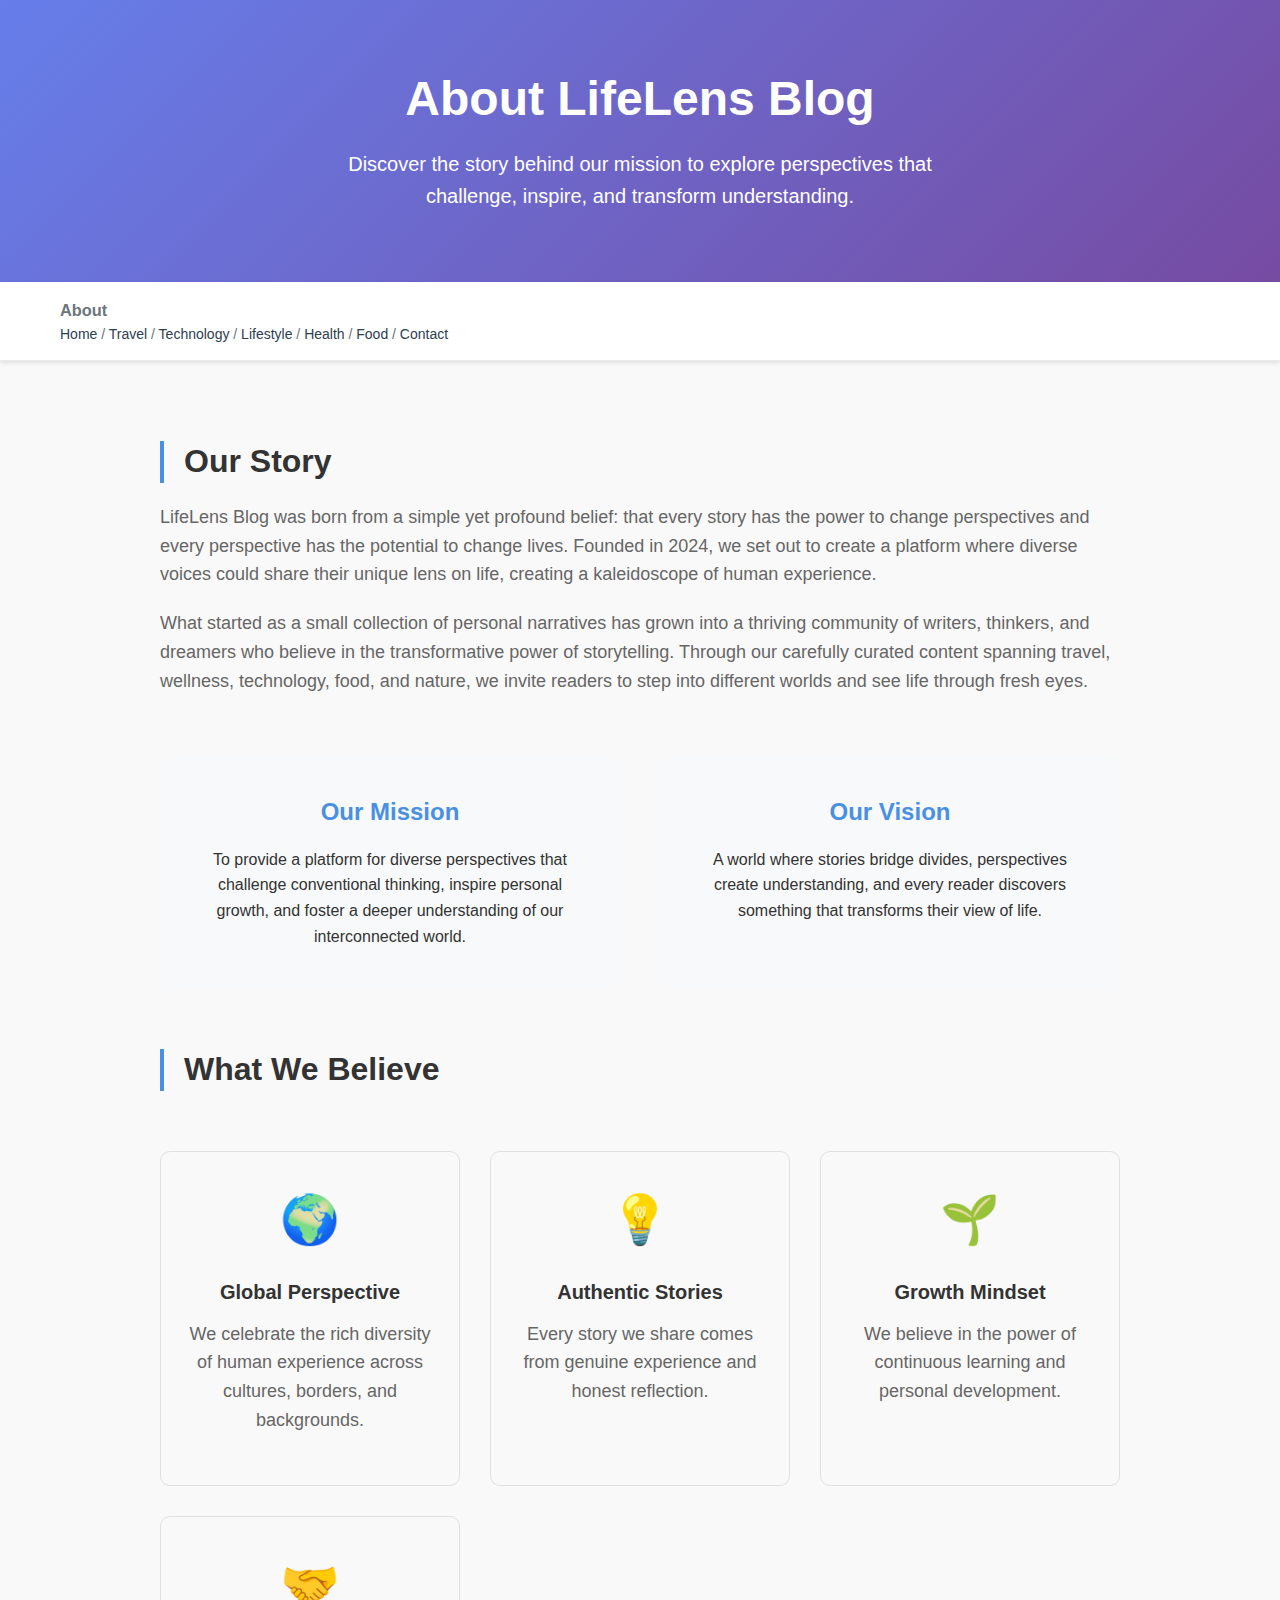
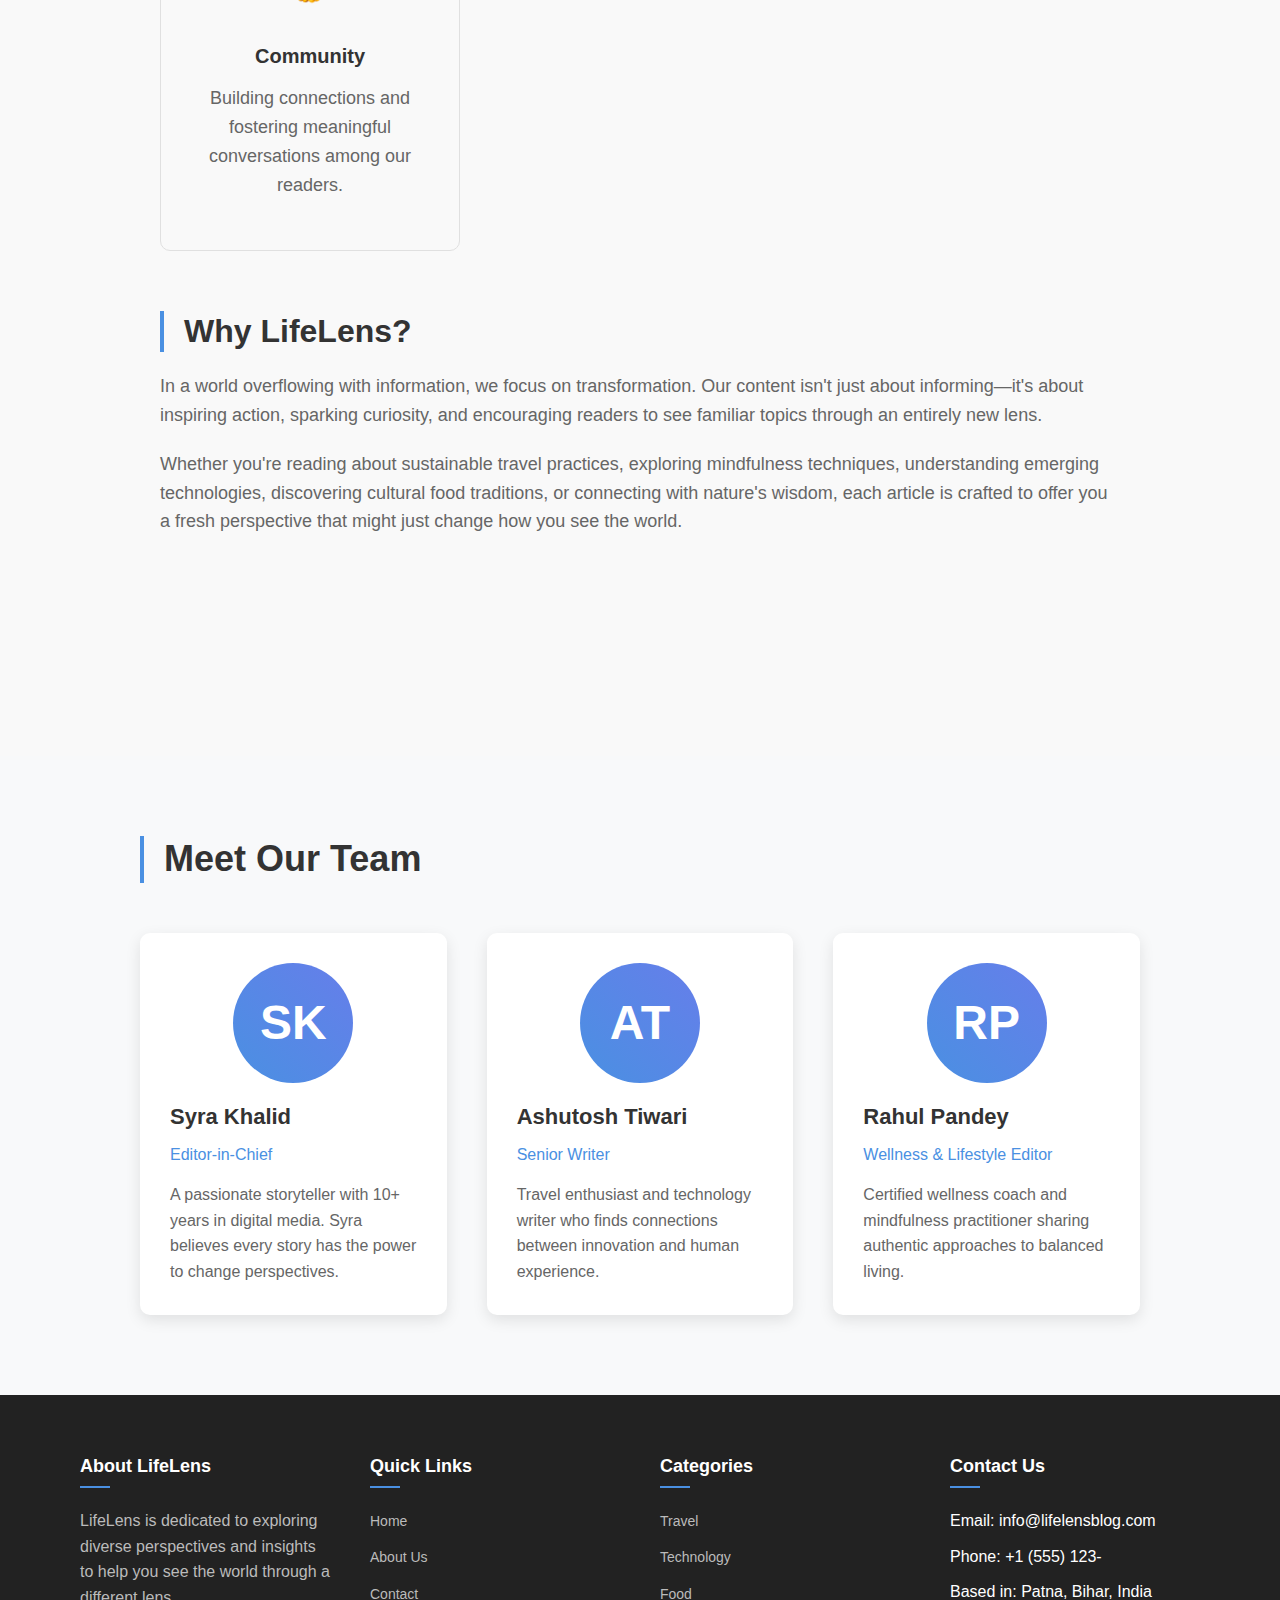
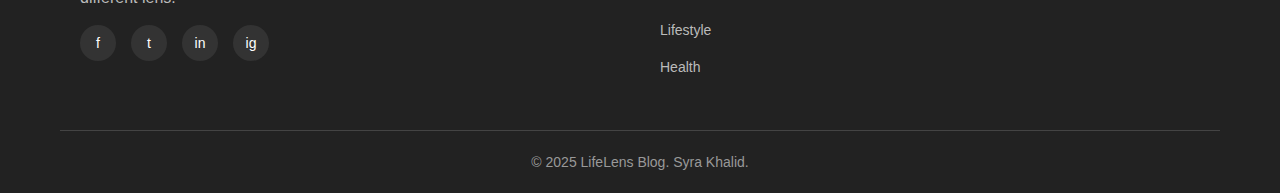
<file: about.html>
<!DOCTYPE html>
<html lang="en">
<head>
  <meta charset="UTF-8" />
  <meta name="viewport" content="width=device-width, initial-scale=1.0">
  <title>About</title>
  <link rel="stylesheet" href="style.css" />
  
  <style>
        * {
    margin: 0;
    padding: 0;
    box-sizing: border-box;
}

body {
    font-family: 'Gill Sans', 'Gill Sans MT', Calibri, 'Trebuchet MS', sans-serif;
    line-height: 1.6;
    color: #333;
    overflow-x: hidden;
}

.container {
    max-width: 1200px;
    margin: 0 auto;
    padding: 0 20px;
}

.header-container {
    width: 100%;
    background-color: #ffffff;
    box-shadow: 0 2px 10px rgba(0, 0, 0, 0.1);
    position: relative;
}

.header {
    display: flex;
    justify-content: space-between;
    align-items: center;
    max-width: 1200px;
    margin: 0 auto;
    padding: 15px 20px;
    width: 100%;
}

.logo {
    display: flex;
    align-items: center;
    flex-shrink: 0;
}

.logo-text {
    font-size: 28px;
    font-weight: 700;
    color: #333;
    margin: 0;
    text-decoration: none;
    white-space: nowrap;
}

.logo-highlight {
    color: #4a90e2;
}

.nav-menu {
    display: flex;
    list-style: none;
    margin: 0;
    padding: 0;
}

.nav-item {
    margin-left: 25px;
}

.nav-link {
    text-decoration: none;
    color: #333;
    font-weight: 500;
    font-size: 16px;
    transition: color 0.3s;
    padding: 10px 0;
    display: block;
}

.nav-link:hover {
    color: #4a90e2;
}

.nav-link.active {
    color: #4a90e2;
    border-bottom: 2px solid #4a90e2;
}

.mobile-menu-button {
    display: none;
    background: none;
    border: none;
    font-size: 24px;
    cursor: pointer;
    color: #333;
    padding: 5px;
    z-index: 1000;
}

.page-hero {
    background: linear-gradient(135deg, #667eea 0%, #764ba2 100%);
    color: white;
    text-align: center;
    padding: 70px 20px;
    width: 100%;
}

.page-hero h1 {
    font-size: 48px;
    margin-bottom: 20px;
    font-weight: 700;
    line-height: 1.2;
}

.page-hero p {
    font-size: 20px;
    max-width: 600px;
    margin: 0 auto;
    line-height: 1.6;
}

/* Simple Breadcrumb */
.breadcrumb {
    background: white;
    padding: 15px 0;
    border-bottom: 1px solid #e9ecef;
    box-shadow: 0 2px 4px rgba(0,0,0,0.1);
}

.breadcrumb-nav {
    font-size: 14px;
    color: #6c757d;
}

.breadcrumb-nav a {
    color: #2c3e50;
    text-decoration: none;
    transition: color 0.3s ease;
}

.breadcrumb-nav a:hover {
    color: #3498db;
    text-decoration: underline;
}

.main-content {
    max-width: 1000px;
    margin: 0 auto;
    padding: 80px 20px;
    width: 100%;
}

.content-section {
    margin-bottom: 60px;
    width: 100%;
}

.content-section h2 {
    font-size: 32px;
    color: #333;
    margin-bottom: 20px;
    border-left: 4px solid #4a90e2;
    padding-left: 20px;
    line-height: 1.3;
}

.content-section p {
    font-size: 18px;
    margin-bottom: 20px;
    color: #666;
    line-height: 1.6;
}

.mission-vision {
    display: grid;
    grid-template-columns: repeat(auto-fit, minmax(280px, 1fr));
    gap: 40px;
    margin: 60px 0;
    width: 100%;
}

.mission, .vision {
    background: #f8f9fa;
    padding: 40px;
    border-radius: 10px;
    text-align: center;
    width: 100%;
}

.mission h3, .vision h3 {
    font-size: 24px;
    color: #4a90e2;
    margin-bottom: 20px;
    line-height: 1.3;
}

.values-grid {
    display: grid;
    grid-template-columns: repeat(auto-fit, minmax(250px, 1fr));
    gap: 30px;
    margin: 60px 0;
    width: 100%;
}

.value-card {
    text-align: center;
    padding: 30px 20px;
    border: 1px solid #e0e0e0;
    border-radius: 10px;
    transition: transform 0.3s ease;
    width: 100%;
}

.value-card:hover {
    transform: translateY(-5px);
    box-shadow: 0 10px 25px rgba(0, 0, 0, 0.1);
}

.value-icon {
    font-size: 48px;
    margin-bottom: 20px;
    color: #4a90e2;
}

.value-card h4 {
    font-size: 20px;
    margin-bottom: 15px;
    color: #333;
    line-height: 1.3;
}

.team-section {
    background: #f8f9fa;
    padding: 80px 20px;
    margin-top: 80px;
    width: 100%;
}

.team-container {
    max-width: 1000px;
    margin: 0 auto;
    text-align: left;
    width: 100%;
}

.team-container h2 {
    font-size: 36px;
    margin-bottom: 50px;
    color: #333;
    border-left: 4px solid #4a90e2;
    padding-left: 20px;
    line-height: 1.3;
}

.team-grid {
    display: grid;
    grid-template-columns: repeat(auto-fit, minmax(280px, 1fr));
    gap: 40px;
    width: 100%;
}

.team-member {
    background: white;
    padding: 30px;
    border-radius: 10px;
    box-shadow: 0 5px 15px rgba(0, 0, 0, 0.1);
    width: 100%;
}

.member-avatar {
    width: 120px;
    height: 120px;
    border-radius: 50%;
    background: linear-gradient(45deg, #4a90e2, #667eea);
    display: flex;
    align-items: center;
    justify-content: center;
    margin: 0 auto 20px;
    font-size: 48px;
    color: white;
    font-weight: bold;
    flex-shrink: 0;
    object-fit: cover;
}

.member-name {
    font-size: 22px;
    font-weight: 600;
    margin-bottom: 10px;
    color: #333;
    line-height: 1.3;
}

.member-role {
    color: #4a90e2;
    font-weight: 500;
    margin-bottom: 15px;
    font-size: 16px;
}

.member-bio {
    color: #666;
    font-size: 16px;
    line-height: 1.6;
}

/* Footer */
.footer {
    background-color: #222;
    color: #fff;
    padding: 60px 0 20px;
    width: 100%;
}

.footer-container {
    display: grid;
    grid-template-columns: repeat(4, 1fr);
    gap: 40px;
    margin-bottom: 40px;
    max-width: 1200px;
    margin-left: auto;
    margin-right: auto;
    padding: 0 20px;
    width: 100%;
}

.footer-column {
    width: 100%;
}

.footer-column h3 {
    font-size: 18px;
    margin-bottom: 20px;
    position: relative;
    padding-bottom: 10px;
    line-height: 1.3;
}

.footer-column h3:after {
    content: '';
    position: absolute;
    left: 0;
    bottom: 0;
    width: 30px;
    height: 2px;
    background: #4a90e2;
}

.footer-links {
    list-style: none;
    padding: 0;
    margin: 0;
    width: 100%;
}

.footer-links li {
    margin-bottom: 10px;
    width: 100%;
}

.footer-links a {
    color: #bbb;
    text-decoration: none;
    transition: color 0.3s;
    font-size: 14px;
    display: block;
    padding: 2px 0;
}

.footer-links a:hover {
    color: #4a90e2;
}

.social-links {
    display: flex;
    gap: 15px;
    margin-top: 15px;
    flex-wrap: wrap;
}

.social-link {
    display: flex;
    width: 36px;
    height: 36px;
    background: #333;
    border-radius: 50%;
    align-items: center;
    justify-content: center;
    color: white;
    text-decoration: none;
    transition: background 0.3s;
    font-size: 14px;
    flex-shrink: 0;
}

.social-link:hover {
    background: #4a90e2;
}

.footer-bottom {
    text-align: center;
    padding-top: 20px;
    border-top: 1px solid #444;
    color: #999;
    font-size: 14px;
    max-width: 1200px;
    margin: 0 auto;
    padding-left: 20px;
    padding-right: 20px;
    width: 100%;
}

/* Large desktops and laptops (up to 1200px) */
@media (max-width: 1200px) {
    .container {
        padding: 0 15px;
    }
    
    .header {
        padding: 15px;
    }
    
    .main-content {
        padding: 60px 15px;
    }
    
    .team-section {
        padding: 60px 15px;
    }
    
    .footer-container {
        padding: 0 15px;
    }
    
    .footer-bottom {
        padding-left: 15px;
        padding-right: 15px;
    }
}

/* Small laptops/desktops (up to 1024px) */
@media (max-width: 1024px) {
    .logo-text {
        font-size: 24px;
    }
    
    .page-hero h1 {
        font-size: 40px;
    }
    
    .page-hero p {
        font-size: 18px;
    }
    
    .content-section h2 {
        font-size: 28px;
    }
    
    .team-container h2 {
        font-size: 32px;
    }
    
    .mission-vision {
        gap: 30px;
        margin: 50px 0;
    }
    
    .values-grid {
        gap: 25px;
        margin: 50px 0;
    }
    
    .team-grid {
        gap: 30px;
    }
    
    .footer-container {
        grid-template-columns: repeat(2, 1fr);
        gap: 30px;
    }
}

/* Medium devices (tablets, up to 768px) */
@media (max-width: 768px) {
    .header {
        flex-wrap: wrap;
        position: relative;
        padding: 10px 15px;
    }
    
    .mobile-menu-button {
        display: block;
        order: 2;
    }
    
    .logo {
        order: 1;
        flex: 1;
    }
    
    .logo-text {
        font-size: 22px;
    }
    
    .nav-menu {
        display: none;
        flex-direction: column;
        width: 100%;
        background: #fff;
        border-top: 1px solid #eee;
        margin-top: 10px;
        box-shadow: 0 2px 5px rgba(0, 0, 0, 0.1);
        order: 3;
        position: absolute;
        top: 100%;
        left: 0;
        right: 0;
        z-index: 999;
    }
    
    .nav-menu.active {
        display: flex;
    }
    
    .nav-item {
        margin-left: 0;
        width: 100%;
        border-bottom: 1px solid #f0f0f0;
    }
    
    .nav-item:last-child {
        border-bottom: none;
    }
    
    .nav-link {
        padding: 15px 20px;
        width: 100%;
        border-bottom: none;
    }
    
    .nav-link.active {
        background-color: #f8f9fa;
        border-bottom: none;
    }
    
    .page-hero {
        padding: 50px 15px;
    }
    
    .page-hero h1 {
        font-size: 32px;
    }
    
    .page-hero p {
        font-size: 16px;
    }
    
    .main-content {
        padding: 50px 15px;
    }
    
    .content-section {
        margin-bottom: 40px;
    }
    
    .content-section h2 {
        font-size: 24px;
        padding-left: 15px;
    }
    
    .content-section p {
        font-size: 16px;
        padding: 0 15px;
    }
    
    .mission-vision {
        grid-template-columns: 1fr;
        gap: 25px;
        margin: 40px 0;
    }
    
    .mission, .vision {
        padding: 30px 25px;
    }
    
    .mission h3, .vision h3 {
        font-size: 22px;
    }
    
    .values-grid {
        grid-template-columns: 1fr;
        gap: 20px;
        margin: 40px 0;
    }
    
    .value-card {
        padding: 25px 20px;
    }
    
    .value-icon {
        font-size: 40px;
    }
    
    .value-card h4 {
        font-size: 18px;
    }
    
    .team-section {
        padding: 50px 15px;
        margin-top: 50px;
    }
    
    .team-container h2 {
        font-size: 28px;
        margin-bottom: 40px;
        padding-left: 15px;
    }
    
    .team-grid {
        grid-template-columns: 1fr;
        gap: 30px;
    }
    
    .team-member {
        padding: 25px;
    }
    
    .member-avatar {
        width: 100px;
        height: 100px;
        font-size: 40px;
    }
    
    .member-name {
        font-size: 20px;
    }
    
    .footer-container {
        grid-template-columns: repeat(2, 1fr);
        gap: 25px;
    }
    
    .footer {
        padding: 40px 0 15px;
    }
}

/* Extra small devices (phones, up to 576px) */
@media (max-width: 576px) {
    .container {
        padding: 0 10px;
    }
    
    .header {
        padding: 8px 12px;
    }
    
    .logo-text {
        font-size: 20px;
    }
    
    .nav-link {
        padding: 12px 15px;
        font-size: 15px;
    }
    
    .page-hero {
        padding: 40px 10px;
        text-align: left;
    }
    
    .page-hero h1 {
        font-size: 28px;
        line-height: 1.2;
        padding: 0 5px;
    }
    
    .page-hero p {
        font-size: 15px;
        padding: 0 5px;
    }
    
    .main-content {
        padding: 40px 10px;
    }
    
    .content-section {
        margin-bottom: 30px;
    }
    
    .content-section h2 {
        font-size: 22px;
        padding-left: 12px;
    }
    
    .content-section p {
        font-size: 15px;
        padding: 0 10px;
    }
    
    .mission-vision {
        gap: 20px;
        margin: 30px 0;
    }
    
    .mission, .vision {
        padding: 25px 20px;
    }
    
    .mission h3, .vision h3 {
        font-size: 20px;
    }
    
    .values-grid {
        gap: 15px;
        margin: 30px 0;
    }
    
    .value-card {
        padding: 20px 15px;
    }
    
    .value-icon {
        font-size: 36px;
    }
    
    .value-card h4 {
        font-size: 17px;
    }
    
    .team-section {
        padding: 40px 10px;
        margin-top: 40px;
    }
    
    .team-container h2 {
        font-size: 24px;
        margin-bottom: 30px;
        padding-left: 12px;
    }
    
    .team-grid {
        gap: 20px;
    }
    
    .team-member {
        padding: 20px;
    }
    
    .member-avatar {
        width: 80px;
        height: 80px;
        font-size: 32px;
    }
    
    .member-name {
        font-size: 18px;
    }
    
    .member-role {
        font-size: 14px;
    }
    
    .member-bio {
        font-size: 14px;
    }
    
    .footer {
        padding: 30px 0 10px;
    }
    
    .footer-container {
        grid-template-columns: 1fr;
        gap: 20px;
        padding: 0 10px;
    }
    
    .footer-column h3 {
        font-size: 16px;
    }
    
    .footer-links a {
        font-size: 13px;
    }
    
    .footer-bottom {
        padding-left: 10px;
        padding-right: 10px;
        font-size: 12px;
    }
    
    .social-links {
        justify-content: center;
    }
    
    .social-link {
        width: 32px;
        height: 32px;
        font-size: 12px;
    }
}

/* Ultra small devices (up to 320px) */
@media (max-width: 320px) {
    .header {
        padding: 5px 8px;
    }
    
    .logo-text {
        font-size: 18px;
    }
    
    .page-hero {
        padding: 30px 8px;
    }
    
    .page-hero h1 {
        font-size: 24px;
        padding: 0 2px;
    }
    
    .page-hero p {
        font-size: 14px;
        padding: 0 2px;
    }
    
    .main-content {
        padding: 30px 8px;
    }
    
    .content-section h2 {
        font-size: 20px;
        padding-left: 10px;
    }
    
    .content-section p {
        font-size: 14px;
        padding: 0 8px;
    }
    
    .mission, .vision {
        padding: 20px 15px;
    }
    
    .mission h3, .vision h3 {
        font-size: 18px;
    }
    
    .value-card {
        padding: 15px 12px;
    }
    
    .value-icon {
        font-size: 32px;
    }
    
    .value-card h4 {
        font-size: 16px;
    }
    
    .team-section {
        padding: 30px 8px;
    }
    
    .team-container h2 {
        font-size: 22px;
        padding-left: 10px;
    }
    
    .team-member {
        padding: 15px;
    }
    
    .member-avatar {
        width: 70px;
        height: 70px;
        font-size: 28px;
    }
    
    .member-name {
        font-size: 16px;
    }
    
    .member-role {
        font-size: 13px;
    }
    
    .member-bio {
        font-size: 13px;
    }
    
    .footer-container {
        padding: 0 8px;
    }
    
    .footer-bottom {
        padding-left: 8px;
        padding-right: 8px;
        font-size: 11px;
    }
    
    .nav-link {
        padding: 10px 12px;
        font-size: 14px;
    }
    
    .social-link {
        width: 28px;
        height: 28px;
        font-size: 11px;
    }
}
    </style>

</head>
<body>
    
    <div class="page-hero">
        <h1>About LifeLens Blog</h1>
        <p>Discover the story behind our mission to explore perspectives that challenge, inspire, and transform understanding.</p>
    </div>

    <nav class="breadcrumb">
        <div class="container">
            <div class="breadcrumb-nav">
              <h3>About</h3>
                  <a href="../index.html">Home</a> / <a href="categories section/travel.html">Travel</a> / <a href="categories section/technology.html">Technology</a> / <a href="categories section/lifestyle.html">Lifestyle</a> / <a href="categories section/health.html">Health</a> / <a href="categories section/food.html">Food</a> / <a href="../contact.html">Contact</a>
            </div>
        </div>
    </nav>
    
    <main class="main-content">
        <section class="content-section">
            <h2>Our Story</h2>
            <p>LifeLens Blog was born from a simple yet profound belief: that every story has the power to change perspectives and every perspective has the potential to change lives. Founded in 2024, we set out to create a platform where diverse voices could share their unique lens on life, creating a kaleidoscope of human experience.</p>
            
            <p>What started as a small collection of personal narratives has grown into a thriving community of writers, thinkers, and dreamers who believe in the transformative power of storytelling. Through our carefully curated content spanning travel, wellness, technology, food, and nature, we invite readers to step into different worlds and see life through fresh eyes.</p>
        </section>
        
        <div class="mission-vision">
            <div class="mission">
                <h3>Our Mission</h3>
                <p>To provide a platform for diverse perspectives that challenge conventional thinking, inspire personal growth, and foster a deeper understanding of our interconnected world.</p>
            </div>
            
            <div class="vision">
                <h3>Our Vision</h3>
                <p>A world where stories bridge divides, perspectives create understanding, and every reader discovers something that transforms their view of life.</p>
            </div>
        </div>
        
        <section class="content-section">
            <h2>What We Believe</h2>
            <div class="values-grid">
                <div class="value-card">
                    <div class="value-icon">🌍</div>
                    <h4>Global Perspective</h4>
                    <p>We celebrate the rich diversity of human experience across cultures, borders, and backgrounds.</p>
                </div>
                
                <div class="value-card">
                    <div class="value-icon">💡</div>
                    <h4>Authentic Stories</h4>
                    <p>Every story we share comes from genuine experience and honest reflection.</p>
                </div>
                
                <div class="value-card">
                    <div class="value-icon">🌱</div>
                    <h4>Growth Mindset</h4>
                    <p>We believe in the power of continuous learning and personal development.</p>
                </div>
                
                <div class="value-card">
                    <div class="value-icon">🤝</div>
                    <h4>Community</h4>
                    <p>Building connections and fostering meaningful conversations among our readers.</p>
                </div>
            </div>
        </section>
        
        <section class="content-section">
            <h2>Why LifeLens?</h2>
            <p>In a world overflowing with information, we focus on transformation. Our content isn't just about informing—it's about inspiring action, sparking curiosity, and encouraging readers to see familiar topics through an entirely new lens. </p>
            
            <p>Whether you're reading about sustainable travel practices, exploring mindfulness techniques, understanding emerging technologies, discovering cultural food traditions, or connecting with nature's wisdom, each article is crafted to offer you a fresh perspective that might just change how you see the world.</p>
        </section>
    </main>
    
    <section class="team-section">
        <div class="team-container">
            <h2>Meet Our Team</h2>
            <div class="team-grid">
                <div class="team-member">
                    <div class="member-avatar">SK</div>
                    <div class="member-name">Syra Khalid</div>
                    <div class="member-role">Editor-in-Chief</div>
                    <div class="member-bio">A passionate storyteller with 10+ years in digital media. Syra believes every story has the power to change perspectives.</div>
                </div>

                <div class="team-member">
                    <div class="member-avatar">AT</div>
                    <div class="member-name">Ashutosh Tiwari</div>
                    <div class="member-role">Senior Writer</div>
                    <div class="member-bio">Travel enthusiast and technology writer who finds connections between innovation and human experience.</div>
                </div>

                <div class="team-member">
                    <div class="member-avatar">RP</div>
                    <div class="member-name">Rahul Pandey</div>
                    <div class="member-role">Wellness & Lifestyle Editor</div>
                    <div class="member-bio">Certified wellness coach and mindfulness practitioner sharing authentic approaches to balanced living.</div>
                </div>
            </div>
        </div>
    </section>

    <!-- Footer -->
    <footer class="footer">
        <div class="container">
            <div class="footer-container">
                <!-- About Column -->
                <div class="footer-column">
                    <h3>About LifeLens</h3>
                    <p style="color: #bbb; margin-bottom: 15px;">LifeLens is dedicated to exploring diverse perspectives and insights to help you see the world through a different lens.</p>
                    <div class="social-links">
                        <a href="#" class="social-link">f</a>
                        <a href="#" class="social-link">t</a>
                        <a href="https://www.instagram.com/trishastiktechnologys/" class="social-link">in</a>
                        <a href="#" class="social-link">ig</a>
                    </div>
                </div>
                
                <!-- Quick Links -->
                <div class="footer-column">
                    <h3>Quick Links</h3>
                    <ul class="footer-links">
                        <li><a href="../index.html">Home</a></li>
                        <li><a href="../about.html">About Us</a></li>
                        <li><a href="../contact.html">Contact</a></li>
                    </ul>
                </div>
                
                <!-- Categories -->
                <div class="footer-column">
                    <h3>Categories</h3>
                    <ul class="footer-links">
                        <li><a href="categories section/travel.html">Travel</a></li>
                        <li><a href="categories section/technology.html">Technology</a></li>
                        <li><a href="categories section/food.html">Food</a></li>
                        <li><a href="categories section/lifestyle.html">Lifestyle</a></li>
                        <li><a href="categories section/health.html">Health</a></li>
                    </ul>
                </div>
                
                <!-- Contact -->
                <div class="footer-column">
                    <h3>Contact Us</h3>
                    <ul class="footer-links">
                        <li>Email: info@lifelensblog.com</li>
                        <li>Phone: +1 (555) 123-
                        <li>Based in: Patna, Bihar, India</li>
                    </ul>
                </div>
            </div>
            
            <div class="footer-bottom">
                <p>&copy; 2025 LifeLens Blog. Syra Khalid.</p>
            </div>
        </div>
    </footer>

    <script>
        // Form submission handler
        document.getElementById('contactForm').addEventListener('submit', function(e) {
            e.preventDefault();
            
            // Get form data
            const formData = new FormData(this);
            const name = formData.get('name');
            const email = formData.get('email');
            const subject = formData.get('subject');
            const message = formData.get('message');
            
            // Simple validation
            if (!name || !email || !subject || !message) {
                alert('Please fill in all required fields.');
                return;
            }
            
            // Simulate form submission
            const submitBtn = document.querySelector('.submit-btn');
            const originalText = submitBtn.textContent;
            
            submitBtn.textContent = 'Sending...';
            submitBtn.disabled = true;
            
            setTimeout(() => {
                alert('🎉 Thank you for reaching out! Your message has been sent successfully. We typically respond within 24-48 hours and can\'t wait to connect with you!');
                this.reset();
                submitBtn.textContent = originalText;
                submitBtn.disabled = false;
            }, 2000);
        });
        
        // FAQ toggle function
        function toggleFAQ(element) {
            const answer = element.nextElementSibling;
            const icon = element.querySelector('span');
            
            if (answer.style.display === 'none' || answer.style.display === '') {
                answer.style.display = 'block';
                icon.textContent = '-';
            } else {
                answer.style.display = 'none';
                icon.textContent = '+';
            }
        }
        
        // Mobile menu toggle (if needed)
        document.querySelector('.mobile-menu-button').addEventListener('click', function() {
            const navMenu = document.querySelector('.nav-menu');
            if (navMenu.style.display === 'block') {
                navMenu.style.display = 'none';
            } else {
                navMenu.style.display = 'block';
            }
        });
    </script>
</file>
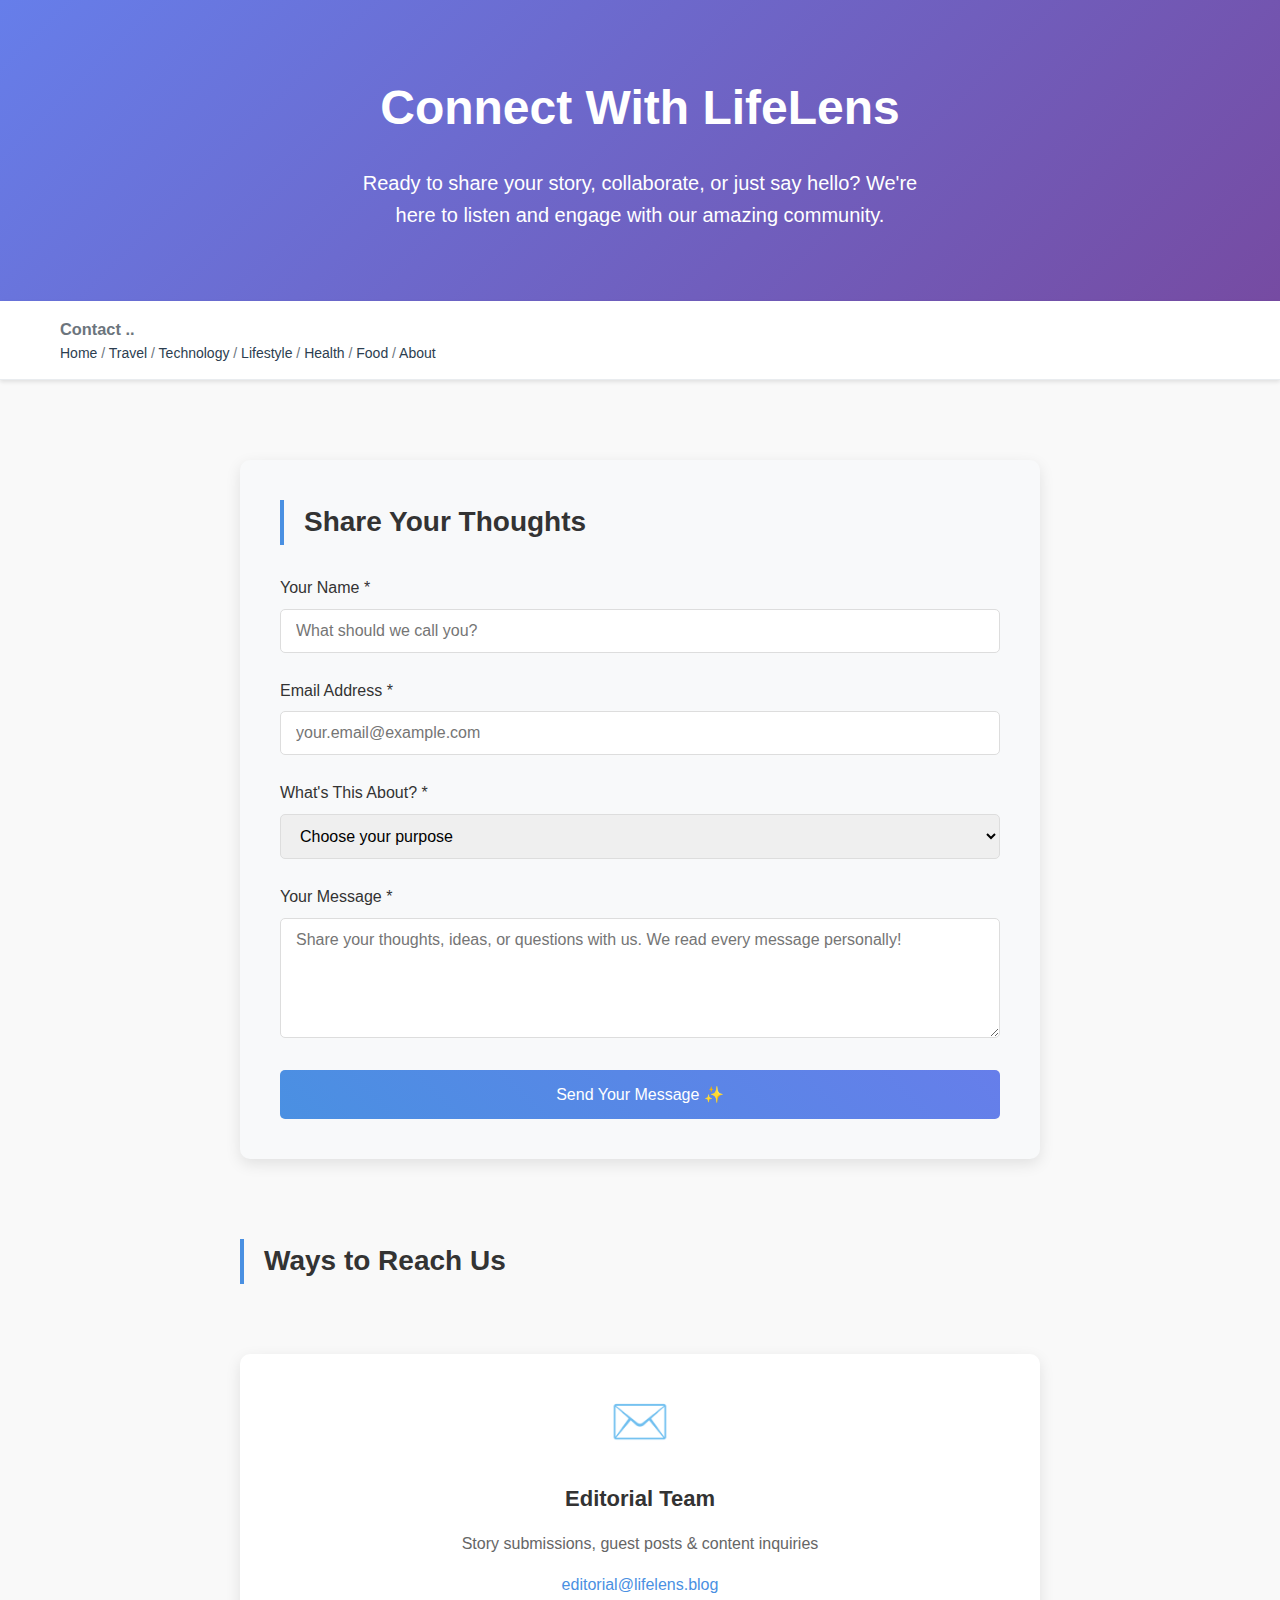
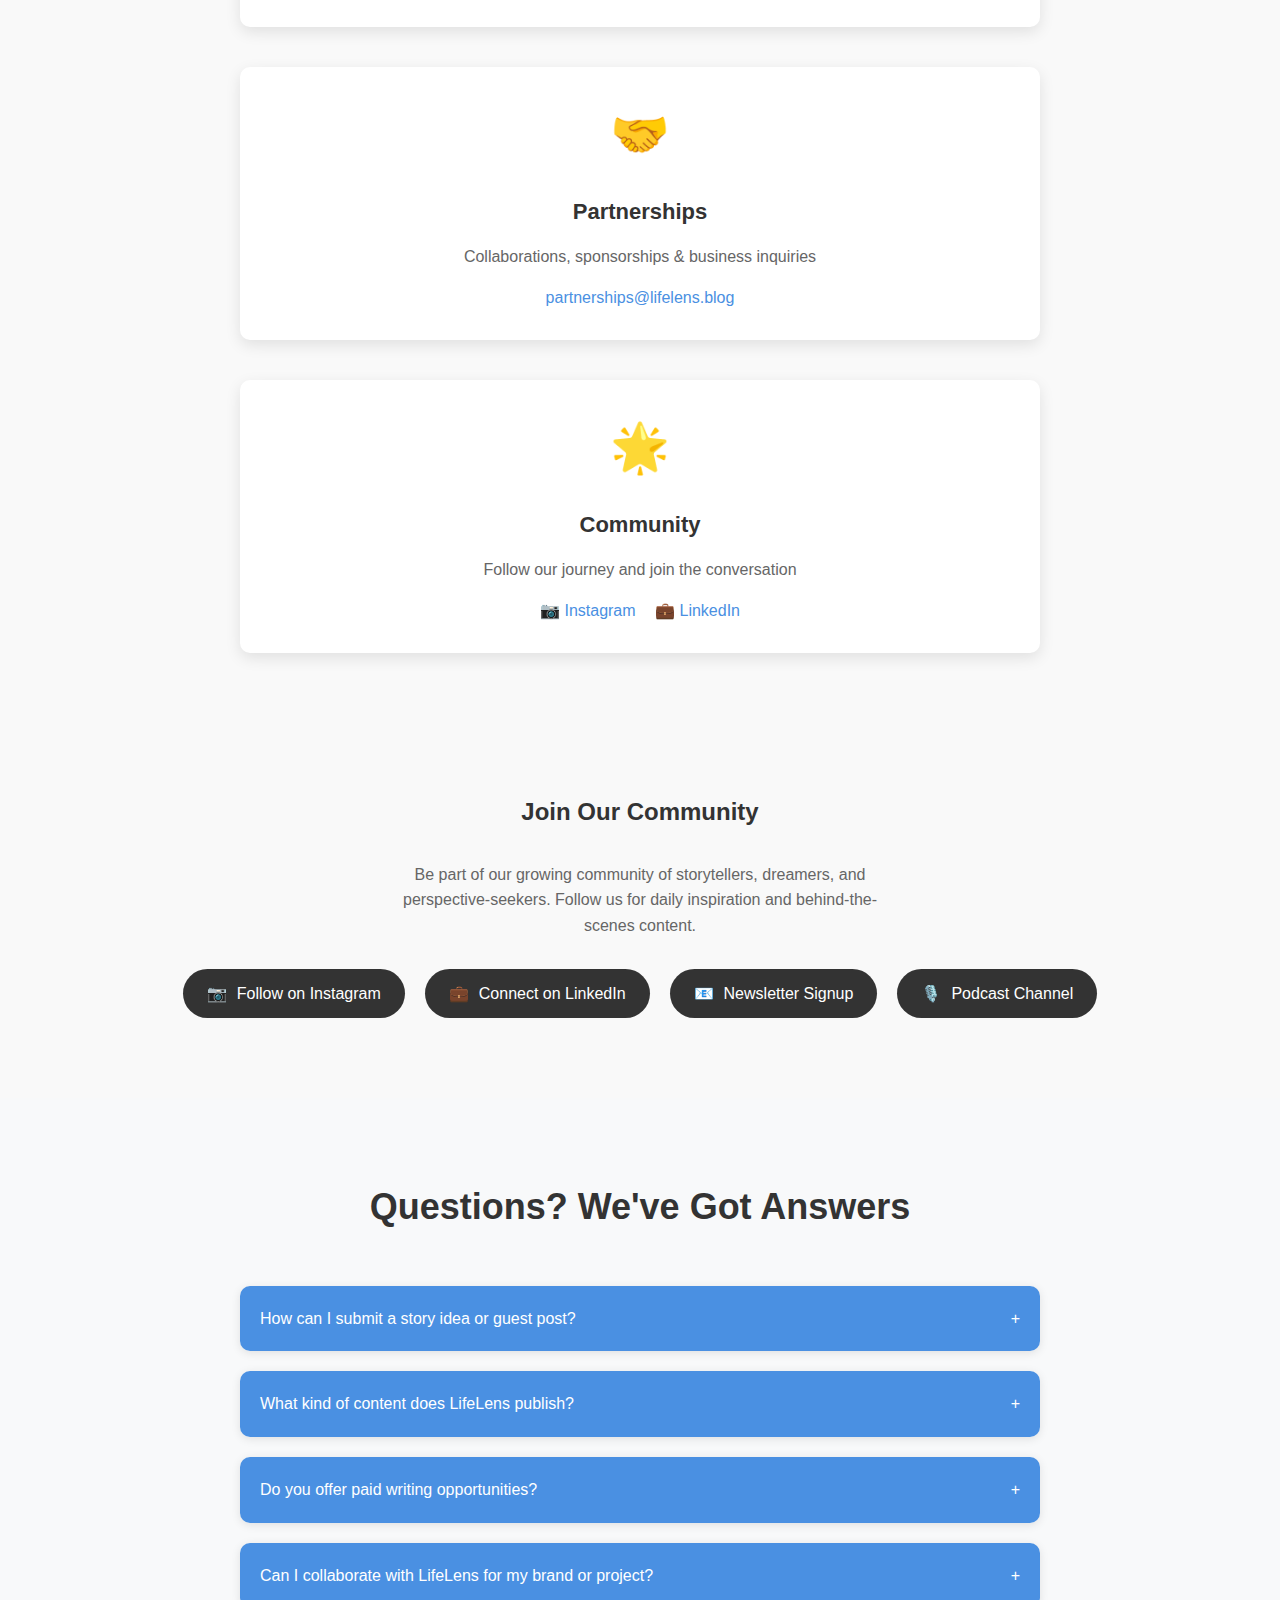
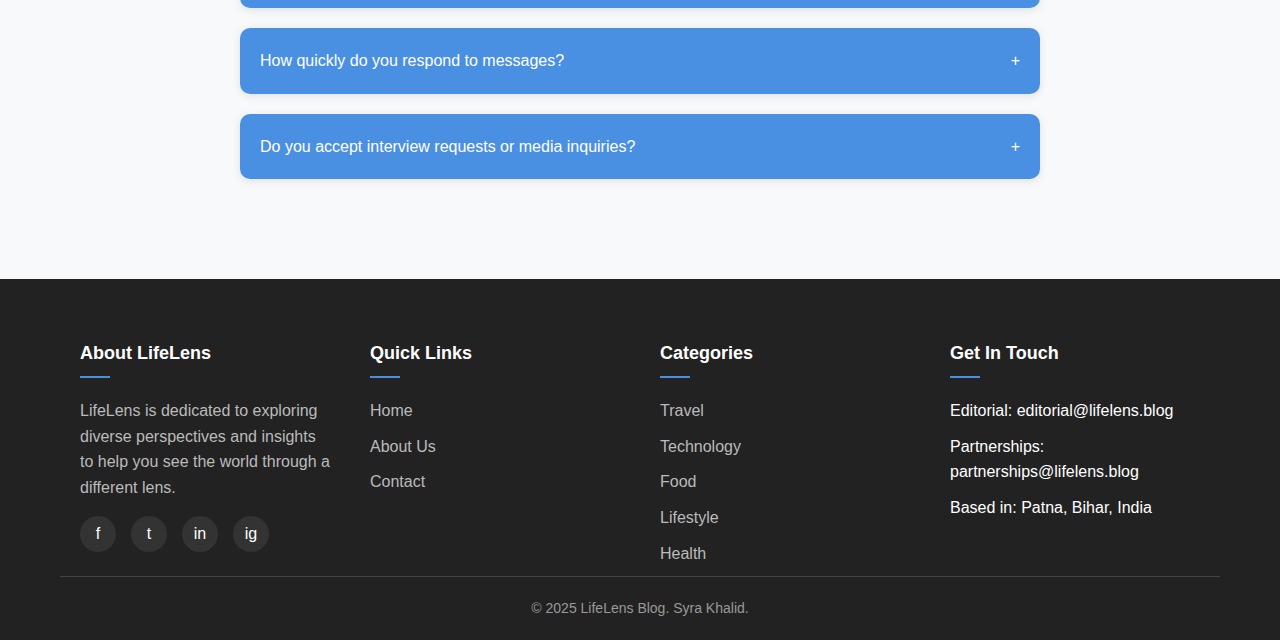
<file: contact.html>
<!DOCTYPE html>
<html lang="en">
<head>
  <meta charset="UTF-8" />
  <title>About</title>
  <link rel="stylesheet" href="style.css" />

  <style>
        body {
            margin: 0;
            font-family: 'Gill Sans', 'Gill Sans MT', Calibri, 'Trebuchet MS', sans-serif;
            line-height: 1.6;
            color: #333;
        }
        
        .header-container {
            width: 100%;
            background-color: #ffffff;
            box-shadow: 0 2px 10px rgba(0, 0, 0, 0.1);
        }
        
        .header {
            display: flex;
            justify-content: space-between;
            align-items: center;
            max-width: 1200px;
            margin: 0 auto;
            padding: 15px 20px;
        }
        
        .logo {
            display: flex;
            align-items: center;
        }
        
        .logo-text {
            font-size: 28px;
            font-weight: 700;
            color: #333;
            margin: 0;
            text-decoration: none;
        }
        
        .logo-highlight {
            color: #4a90e2;
        }
        
        .nav-menu {
            display: flex;
            list-style: none;
            margin: 0;
            padding: 0;
        }
        
        .nav-item {
            margin-left: 25px;
        }
        
        .nav-link {
            text-decoration: none;
            color: #333;
            font-weight: 500;
            font-size: 16px;
            transition: color 0.3s;
            padding: 10px 0;
        }
        
        .nav-link:hover {
            color: #4a90e2;
        }
        
        .nav-link.active {
            color: #4a90e2;
            border-bottom: 2px solid #4a90e2;
        }
        
        .mobile-menu-button {
            display: none;
            background: none;
            border: none;
            font-size: 24px;
            cursor: pointer;
            color: #333;
        }
        
        .page-hero {
            background: linear-gradient(135deg, #667eea 0%, #764ba2 100%);
            color: white;
            text-align: center;
            padding: 70px 20px;
        }
        
        .page-hero h1 {
            font-size: 48px;
            margin-bottom: 20px;
            font-weight: 700;
        }
        
        .page-hero p {
            font-size: 20px;
            max-width: 600px;
            margin: 0 auto;
        }

        /* Simple Breadcrumb */
.breadcrumb {
    background: white;
    padding: 15px 0;
    border-bottom: 1px solid #e9ecef;
    box-shadow: 0 2px 4px rgba(0,0,0,0.1);
}

.breadcrumb-nav {
    font-size: 14px;
    color: #6c757d;
}

.breadcrumb-nav a {
    color: #2c3e50;
    text-decoration: none;
    transition: color 0.3s ease;
}

.breadcrumb-nav a:hover {
    color: #3498db;
    text-decoration: underline;
}
        
        .main-content {
            max-width: 1000px;
            margin: 0 auto;
            padding: 80px 20px;
        }
        
        .contact-grid {
            display: grid;
            grid-template-columns: 4fr 1fr;
            gap: 60px;
            margin-bottom: 80px;
        }
        
        .contact-form {
    background: #f8f9fa;
    padding: 40px;
    border-radius: 10px;
    box-shadow: 0 5px 15px rgba(0, 0, 0, 0.1);
    max-width: 800px;
    margin: 0 auto 80px;
}
        
        .contact-form h2 {
            font-size: 28px;
            color: #333;
            margin-bottom: 30px;
            border-left: 4px solid #4a90e2;
            padding-left: 20px;
        }
        
        .form-group {
            margin-bottom: 25px;
        }
        
        .form-group label {
            display: block;
            margin-bottom: 8px;
            font-weight: 500;
            color: #333;
        }
        
        .form-group input,
        .form-group textarea,
        .form-group select {
            width: 100%;
            padding: 12px 15px;
            border: 1px solid #ddd;
            border-radius: 5px;
            font-size: 16px;
            font-family: inherit;
            transition: border-color 0.3s, box-shadow 0.3s;
            box-sizing: border-box;
        }
        
        .form-group input:focus,
        .form-group textarea:focus,
        .form-group select:focus {
            outline: none;
            border-color: #4a90e2;
            box-shadow: 0 0 0 3px rgba(74, 144, 226, 0.1);
        }
        
        .form-group textarea {
            resize: vertical;
            min-height: 120px;
        }
        
        .submit-btn {
            background: linear-gradient(45deg, #4a90e2, #667eea);
            color: white;
            padding: 15px 30px;
            border: none;
            border-radius: 5px;
            font-size: 16px;
            font-weight: 500;
            cursor: pointer;
            transition: transform 0.3s, box-shadow 0.3s;
            width: 100%;
        }
        
        .submit-btn:hover {
            transform: translateY(-2px);
            box-shadow: 0 5px 15px rgba(74, 144, 226, 0.3);
        }
        
        .contact-info {
    display: flex;
    flex-direction: column;
    gap: 40px;
    max-width: 800px;
    margin: 0 auto;
}
        
        .contact-info h2 {
            font-size: 28px;
            color: #333;
            margin-bottom: 30px;
            border-left: 4px solid #4a90e2;
            padding-left: 20px;
        }
        
        .contact-card {
            background: white;
            padding: 30px;
            border-radius: 10px;
            box-shadow: 0 5px 15px rgba(0, 0, 0, 0.1);
            text-align: center;
            transition: transform 0.3s ease;
        }
        
        .contact-card:hover {
            transform: translateY(-5px);
        }
        
        .contact-icon {
            font-size: 48px;
            margin-bottom: 20px;
            color: #4a90e2;
        }
        
        .contact-card h3 {
            font-size: 22px;
            margin-bottom: 15px;
            color: #333;
        }
        
        .contact-card p {
            color: #666;
            margin-bottom: 15px;
        }
        
        .contact-card a {
            color: #4a90e2;
            text-decoration: none;
            font-weight: 500;
        }
        
        .contact-card a:hover {
            text-decoration: underline;
        }
        
        .faq-section {
            background: #f8f9fa;
            padding: 80px 20px;
            margin-top: 80px;
        }
        
        .faq-container {
            max-width: 800px;
            margin: 0 auto;
        }
        
        .faq-container h2 {
            font-size: 36px;
            text-align: center;
            margin-bottom: 50px;
            color: #333;
        }
        
        .faq-item {
            background: white;
            margin-bottom: 20px;
            border-radius: 10px;
            overflow: hidden;
            box-shadow: 0 2px 10px rgba(0, 0, 0, 0.1);
        }
        
        .faq-question {
            background: #4a90e2;
            color: white;
            padding: 20px;
            cursor: pointer;
            font-weight: 500;
            display: flex;
            justify-content: space-between;
            align-items: center;
        }
        
        .faq-question:hover {
            background: #357abd;
        }
        
        .faq-answer {
            padding: 20px;
            color: #666;
            line-height: 1.6;
        }
        
        .social-connect {
            text-align: center;
            margin: 60px 0;
        }
        
        .social-connect h3 {
            font-size: 24px;
            margin-bottom: 30px;
            color: #333;
        }
        
        .social-buttons {
            display: flex;
            justify-content: center;
            gap: 20px;
            flex-wrap: wrap;
        }
        
        .social-btn {
            display: inline-flex;
            align-items: center;
            gap: 10px;
            padding: 12px 24px;
            background: #333;
            color: white;
            text-decoration: none;
            border-radius: 25px;
            font-weight: 500;
            transition: transform 0.3s, background 0.3s;
        }
        
        .social-btn:hover {
            transform: translateY(-2px);
            background: #4a90e2;
        }
        
        /* Footer */
        .footer {
            background-color: #222;
            color: #fff;
            padding: 60px 0 20px;
        }

        .footer-container {
            display: grid;
            grid-template-columns: repeat(4, 1fr);
            gap: 40px;
            margin-bottom: 40px;
            max-width: 1200px;
            margin: 0 auto;
            padding: 0 20px;
        }

        .footer-column h3 {
            font-size: 18px;
            margin-bottom: 20px;
            position: relative;
            padding-bottom: 10px;
        }

        .footer-column h3:after {
            content: '';
            position: absolute;
            left: 0;
            bottom: 0;
            width: 30px;
            height: 2px;
            background: #4a90e2;
        }

        .footer-links {
            list-style: none;
            padding: 0;
        }

        .footer-links li {
            margin-bottom: 10px;
        }

        .footer-links a {
            color: #bbb;
            text-decoration: none;
            transition: color 0.3s;
        }

        .footer-links a:hover {
            color: #4a90e2;
        }

        .social-links {
            display: flex;
            gap: 15px;
            margin-top: 15px;
        }

        .social-link {
            display: inline-block;
            width: 36px;
            height: 36px;
            background: #333;
            border-radius: 50%;
            display: flex;
            align-items: center;
            justify-content: center;
            color: white;
            text-decoration: none;
            transition: background 0.3s;
        }

        .social-link:hover {
            background: #4a90e2;
        }

        .footer-bottom {
            text-align: center;
            padding-top: 20px;
            border-top: 1px solid #444;
            color: #999;
            font-size: 14px;
            max-width: 1200px;
            margin: 0 auto;
        }
        
        @media (max-width: 768px) {
            .nav-menu {
                display: none;
            }
            
            .mobile-menu-button {
                display: block;
            }
            
            .page-hero h1 {
                font-size: 36px;
            }
            
            .page-hero p {
                font-size: 18px;
            }
            
            .contact-grid {
                grid-template-columns: 1fr;
                gap: 40px;
            }
            
            .footer-container {
                grid-template-columns: repeat(2, 1fr);
                gap: 30px;
            }
            
            .social-buttons {
                flex-direction: column;
                align-items: center;
                gap: 15px;
            }
        }
        
        @media (max-width: 480px) {
            .footer-container {
                grid-template-columns: 1fr;
            }
            
            .contact-form,
            .contact-card {
                padding: 25px;
            }
        }

        /* Hamburger Toggle Script Styles */
.mobile-nav-active .nav-menu {
    display: flex !important;
    flex-direction: column;
    position: absolute;
    top: 70px;
    right: 20px;
    background: white;
    box-shadow: 0 8px 16px rgba(0, 0, 0, 0.2);
    width: 80%;
    z-index: 999;
    border-radius: 8px;
    padding: 20px;
}

.mobile-nav-active .nav-item {
    margin: 10px 0;
}

/* Responsive Font Adjustments */
@media (max-width: 992px) {
    .page-hero h1 {
        font-size: 32px;
    }

    .page-hero p {
        font-size: 16px;
    }

    .contact-form h2,
    .contact-info h2,
    .faq-container h2 {
        font-size: 24px;
    }

    .footer-column h3 {
        font-size: 16px;
    }
}

/* Improve Button Touch Area */
.submit-btn,
.social-btn,
.mobile-menu-button {
    touch-action: manipulation;
}

/* Full Width Form on Small Screens */
@media (max-width: 480px) {
    .form-group input,
    .form-group textarea,
    .submit-btn {
        font-size: 14px;
        padding: 10px 12px;
    }

    .submit-btn {
        width: 100%;
    }

    .faq-question {
        font-size: 16px;
        padding: 15px;
    }
}

/* Utility Classes */
.hidden {
    display: none !important;
}

@media (max-width: 768px) {
  .header {
    flex-wrap: wrap;
    padding: 15px;
  }

  .nav-menu {
    display: none;
  }

  .mobile-menu-button {
    display: block;
  }

  .main-content,
  .contact-form,
  .contact-info,
  .faq-container {
    padding: 40px 15px;
  }

  .contact-form h2,
  .contact-info h2,
  .faq-container h2 {
    font-size: 22px;
  }

  .form-group input,
  .form-group textarea,
  .submit-btn {
    font-size: 15px;
    padding: 10px;
  }

  .footer-container {
    grid-template-columns: 1fr;
    padding: 0 15px;
  }

  .footer-column h3 {
    font-size: 18px;
  }

  .faq-question {
    font-size: 15px;
  }

  .social-buttons {
    flex-direction: column;
    align-items: center;
  }

  .breadcrumb-nav {
    padding: 0 15px;
  }

  .contact-card {
    padding: 20px;
  }

  .contact-icon {
    font-size: 36px;
  }
}

@media (max-width: 480px) {
  .submit-btn,
  .social-btn {
    font-size: 14px;
    padding: 10px 12px;
    width: 100%;
  }

  .page-hero h1 {
    font-size: 28px;
  }

  .page-hero p {
    font-size: 14px;
  }

  .faq-question {
    padding: 12px;
  }

  .contact-card h3 {
    font-size: 18px;
  }

  .footer-links li,
  .footer-links a {
    font-size: 14px;
  }
}

@media (max-width: 768px) {
  .social-connect h3 {
    font-size: 20px;
  }

  .social-connect p {
    font-size: 14px;
    padding: 0 10px;
  }

  .social-buttons {
    flex-direction: column;
    align-items: center;
    gap: 15px;
  }

  .social-btn {
    width: 90%;
    justify-content: center;
    padding: 14px 18px;
    font-size: 15px;
    text-align: center;
  }
}

@media (max-width: 480px) {
  .social-btn {
    font-size: 14px;
    padding: 12px 16px;
  }

  .social-connect h3 {
    font-size: 18px;
  }

  .social-connect p {
    font-size: 13px;
    max-width: 100%;
  }
}


</style>

<meta name="viewport" content="width=device-width, initial-scale=1.0" />

</head>

    
    <div class="page-hero">
        <h1>Connect With LifeLens</h1>
        <p>Ready to share your story, collaborate, or just say hello? We're here to listen and engage with our amazing community.</p>
    </div>

    <nav class="breadcrumb">
        <div class="container">
            <div class="breadcrumb-nav">
              <h3>Contact ..</h3>
                  <a href="../index.html">Home</a> / <a href="categories section/travel.html">Travel</a> / <a href="categories section/technology.html">Technology</a> / <a href="categories section/lifestyle.html">Lifestyle</a> / <a href="categories section/health.html">Health</a> / <a href="categories section/food.html">Food</a> / <a href="about.html"> About
            </div>
        </div>
    </nav>
    
    <main class="main-content">
    <div class="contact-form">
        <h2>Share Your Thoughts</h2>
        <form id="contactForm">
            <div class="form-group">
                <label for="name">Your Name *</label>
                <input type="text" id="name" name="name" placeholder="What should we call you?" required>
            </div>

            <div class="form-group">
                <label for="email">Email Address *</label>
                <input type="email" id="email" name="email" placeholder="your.email@example.com" required>
            </div>

            <div class="form-group">
                <label for="subject">What's This About? *</label>
                <select id="subject" name="subject" required>
                    <option value="">Choose your purpose</option>
                    <option value="story-idea">📝 Story Idea Submission</option>
                    <option value="guest-writing">✍️ Guest Writing Opportunity</option>
                    <option value="collaboration">🤝 Partnership & Collaboration</option>
                    <option value="feedback">💭 Feedback & Suggestions</option>
                    <option value="interview">🎤 Interview Request</option>
                    <option value="press">📰 Press & Media Inquiry</option>
                    <option value="technical">🔧 Website Technical Issue</option>
                    <option value="general">💬 Just Saying Hello</option>
                </select>
            </div>

            <div class="form-group">
                <label for="message">Your Message *</label>
                <textarea id="message" name="message" placeholder="Share your thoughts, ideas, or questions with us. We read every message personally!" required></textarea>
            </div>

            <button type="submit" class="submit-btn">Send Your Message ✨</button>
        </form>
    </div>

    <div class="contact-info">
        <h2>Ways to Reach Us</h2>

        <div class="contact-card">
            <div class="contact-icon">✉️</div>
            <h3>Editorial Team</h3>
            <p>Story submissions, guest posts & content inquiries</p>
            <a href="mailto:editorial@lifelens.blog">editorial@lifelens.blog</a>
        </div>

        <div class="contact-card">
            <div class="contact-icon">🤝</div>
            <h3>Partnerships</h3>
            <p>Collaborations, sponsorships & business inquiries</p>
            <a href="mailto:partnerships@lifelens.blog">partnerships@lifelens.blog</a>
        </div>

        <div class="contact-card">
            <div class="contact-icon">🌟</div>
            <h3>Community</h3>
            <p>Follow our journey and join the conversation</p>
            <div style="margin-top: 15px;">
                <a href="https://www.instagram.com/trishastiktechnologys/" style="display: inline-block; margin-right: 15px;">📷 Instagram</a>
                <a href="#" style="display: inline-block;">💼 LinkedIn</a>
            </div>
        </div>
    </div>
</main>
        
        <div class="social-connect">
            <h3>Join Our Community</h3>
            <p style="color: #666; margin-bottom: 30px; max-width: 500px; margin-left: auto; margin-right: auto;">
                Be part of our growing community of storytellers, dreamers, and perspective-seekers. Follow us for daily inspiration and behind-the-scenes content.
            </p>
            <div class="social-buttons">
                <a href="https://www.instagram.com/trishastiktechnologys/" class="social-btn">
                    <span>📷</span> Follow on Instagram
                </a>
                <a href="#" class="social-btn">
                    <span>💼</span> Connect on LinkedIn
                </a>
                <a href="#" class="social-btn">
                    <span>📧</span> Newsletter Signup
                </a>
                <a href="#" class="social-btn">
                    <span>🎙️</span> Podcast Channel
                </a>
            </div>
        </div>
    </main>
    
    <section class="faq-section">
        <div class="faq-container">
            <h2>Questions? We've Got Answers</h2>
            
            <div class="faq-item">
                <div class="faq-question" onclick="toggleFAQ(this)">
                    How can I submit a story idea or guest post?
                    <span>+</span>
                </div>
                <div class="faq-answer" style="display: none;">
                    We love fresh perspectives! Use our contact form above and select "Story Idea Submission" or "Guest Writing Opportunity." Include a brief outline of your idea, your writing background, and any relevant samples. Our editorial team reviews all submissions within 5-7 business days.
                </div>
            </div>
            
            <div class="faq-item">
                <div class="faq-question" onclick="toggleFAQ(this)">
                    What kind of content does LifeLens publish?
                    <span>+</span>
                </div>
                <div class="faq-answer" style="display: none;">
                    We focus on stories that offer fresh perspectives on travel, wellness, technology, food, and nature. We're particularly interested in personal experiences, cultural insights, sustainable living tips, and innovative approaches to everyday challenges that inspire our readers to see the world differently.
                </div>
            </div>
            
            <div class="faq-item">
                <div class="faq-question" onclick="toggleFAQ(this)">
                    Do you offer paid writing opportunities?
                    <span>+</span>
                </div>
                <div class="faq-answer" style="display: none;">
                    Yes! We compensate our guest writers for quality content. Rates vary based on article length, complexity, and your experience. We'll discuss compensation details during the pitch approval process. We believe great stories deserve fair compensation.
                </div>
            </div>
            
            <div class="faq-item">
                <div class="faq-question" onclick="toggleFAQ(this)">
                    Can I collaborate with LifeLens for my brand or project?
                    <span>+</span>
                </div>
                <div class="faq-answer" style="display: none;">
                    Absolutely! We're open to partnerships that align with our values of authentic storytelling and meaningful content. Whether it's sponsored content, product collaborations, or co-created experiences, reach out via partnerships@lifelens.blog with your proposal.
                </div>
            </div>
            
            <div class="faq-item">
                <div class="faq-question" onclick="toggleFAQ(this)">
                    How quickly do you respond to messages?
                    <span>+</span>
                </div>
                <div class="faq-answer" style="display: none;">
                    We typically respond within 24-48 hours for general inquiries. Editorial submissions may take 5-7 business days for a thorough review. For urgent matters, please mention "URGENT" in your subject line, and we'll prioritize your message.
                </div>
            </div>
            
            <div class="faq-item">
                <div class="faq-question" onclick="toggleFAQ(this)">
                    Do you accept interview requests or media inquiries?
                    <span>+</span>
                </div>
                <div class="faq-answer" style="display: none;">
                    Yes! Our team is available for interviews about content creation, storytelling, digital media trends, and our journey building LifeLens. Select "Interview Request" or "Press & Media Inquiry" in the contact form, and include details about your publication and intended use.
                </div>
            </div>
        </div>
    </section>

    <!-- Footer -->
    <footer class="footer">
        <div class="container">
            <div class="footer-container">
                <!-- About Column -->
                <div class="footer-column">
                    <h3>About LifeLens</h3>
                    <p style="color: #bbb; margin-bottom: 15px;">LifeLens is dedicated to exploring diverse perspectives and insights to help you see the world through a different lens.</p>
                    <div class="social-links">
                        <a href="#" class="social-link">f</a>
                        <a href="#" class="social-link">t</a>
                        <a href="#" class="social-link">in</a>
                        <a href="https://www.instagram.com/trishastiktechnologys/" class="social-link">ig</a>
                    </div>
                </div>
                
                <!-- Quick Links -->
                <div class="footer-column">
                    <h3>Quick Links</h3>
                    <ul class="footer-links">
                        <li><a href="../index.html">Home</a></li>
                        <li><a href="../about.html">About Us</a></li>
                        <li><a href="../contact.html">Contact</a></li>
                    </ul>
                </div>
                
                <!-- Categories -->
                <div class="footer-column">
                    <h3>Categories</h3>
                    <ul class="footer-links">
                        <li><a href="categories section/travel.html">Travel</a></li>
                        <li><a href="categories section/technology.html">Technology</a></li>
                        <li><a href="categories section/food.html">Food</a></li>
                        <li><a href="categories section/lifestyle.html">Lifestyle</a></li>
                        <li><a href="categories section/health.html">Health</a></li>
                    </ul>
                </div>
                
                <!-- Contact -->
                <div class="footer-column">
                    <h3>Get In Touch</h3>
                    <ul class="footer-links">
                        <li>Editorial: editorial@lifelens.blog</li>
                        <li>Partnerships: partnerships@lifelens.blog</li>
                        <li>Based in: Patna, Bihar, India</li>
                    </ul>
                </div>
            </div>
            
            <div class="footer-bottom">
                <p>&copy; 2025 LifeLens Blog. Syra Khalid.</p>
            </div>
        </div>
    </footer>

    <script>
  document.addEventListener("DOMContentLoaded", function () {
    const toggleBtn = document.querySelector(".mobile-menu-button");
    const header = document.querySelector("body");
    toggleBtn?.addEventListener("click", () => {
      header.classList.toggle("mobile-nav-active");
    });
  });

  function toggleFAQ(element) {
    const answer = element.nextElementSibling;
    answer.style.display = answer.style.display === "block" ? "none" : "block";
  }
</script>


</body>
</html>
</file>
<file: style.css>
/* CSS Custom Properties for Consistency */
:root {
  --primary-color: #4a90e2;
  --text-color: #333;
  --bg-light: #f9f9f9;
  --bg-dark: #222;
  --accent-light: #f5f5f5;
  --accent-dark: #333;
  --shadow-sm: 0 2px 5px rgba(0, 0, 0, 0.1);
  --shadow-md: 0 4px 12px rgba(0, 0, 0, 0.1);
  --spacing-sm: 0.75rem;
  --spacing-md: 1.25rem;
  --spacing-lg: 2rem;
  --font-primary: 'Playfair Display', serif;
  --font-secondary: 'Gill Sans', 'Gill Sans MT', Calibri, 'Trebuchet MS', sans-serif;
}

/* Global Styles */
* {
  margin: 0;
  padding: 0;
  box-sizing: border-box;
}

body {
  font-family: var(--font-secondary);
  line-height: 1.6;
  color: var(--text-color);
  background-color: var(--bg-light);
  font-size: 16px;
}

a {
  color: inherit;
  text-decoration: none;
}

.container {
  max-width: 1200px;
  margin: 0 auto;
  padding: 0 var(--spacing-sm);
}

/* Header Styles */
.header-container {
  background-color: #fff;
  box-shadow: var(--shadow-sm);
  position: sticky;
  top: 0;
  z-index: 100;
}

.header {
  display: flex;
  justify-content: space-between;
  align-items: center;
  padding: var(--spacing-sm) var(--spacing-md);
  flex-wrap: wrap; /* Allow wrapping for small screens */
}

.logo {
  display: flex;
  align-items: center;
}

.logo-text {
  font-size: clamp(1.125rem, 3vw, 1.5rem);
  font-weight: 700;
  color: var(--text-color);
}

.logo-highlight {
  color: var(--primary-color);
}

.nav-menu {
  display: none;
  flex-direction: column;
  position: absolute;
  top: calc(100% + 0.5rem);
  right: var(--spacing-sm);
  width: min(90vw, 220px);
  background-color: var(--accent-dark);
  padding: var(--spacing-md);
  border-radius: 6px;
  z-index: 99;
  box-shadow: var(--shadow-md);
  transform: translateX(100%);
  transition: transform 0.3s ease-in-out;
}

.nav-menu.active {
  display: flex;
  transform: translateX(0);
}

.nav-item {
  margin: var(--spacing-sm) 0;
}

.nav-link {
  color: #fff;
  font-weight: 500;
  font-size: clamp(0.875rem, 2.5vw, 1rem);
  transition: color 0.3s;
  display: block;
  padding: 0.5rem 0;
}

.nav-link:hover {
  color: var(--primary-color);
}

/* Dropdown Menu */
.has-dropdown {
  position: relative;
}

.has-dropdown .nav-link.dropdown-toggle {
  padding-right: 1.5rem;
  position: relative;
}

.has-dropdown .nav-link.dropdown-toggle::after {
  content: '';
  position: absolute;
  top: 50%;
  right: 0.5rem;
  transform: translateY(-50%);
  border: 6px solid transparent;
  border-top-color: #fff;
  transition: transform 0.3s ease;
}

.has-dropdown.active .nav-link.dropdown-toggle::after {
  transform: translateY(-50%) rotate(180deg);
}

.dropdown {
  position: static;
  background-color: rgba(255, 255, 255, 0.1);
  box-shadow: none;
  border-radius: 4px;
  min-width: 100%;
  padding: 0.5rem 1rem;
  display: none;
  margin-top: 0.5rem;
}

.has-dropdown.active .dropdown {
  display: block;
}

.dropdown-link {
  color: #fff;
  padding: 0.5rem 1rem;
  display: block;
  transition: background-color 0.3s, color 0.3s;
}

.dropdown-link:hover {
  background-color: rgba(255, 255, 255, 0.2);
  color: var(--primary-color);
}

.mobile-menu-button {
  display: block;
  background: none;
  border: none;
  font-size: clamp(1.5rem, 4vw, 1.75rem);
  color: var(--text-color);
  cursor: pointer;
  transition: color 0.3s, transform 0.2s;
}

.mobile-menu-button:hover {
  color: var(--primary-color);
  transform: scale(1.1);
}

/* Search Bar */
.search-bar {
  display: flex;
  align-items: center;
  position: relative;
  width: min(100%, 200px); /* Limit width on mobile */
}

.search-input {
  padding: 0.5rem 0.75rem;
  border: 1px solid #ddd;
  border-radius: 20px;
  outline: none;
  transition: border-color 0.3s;
  font-family: monospace;
  width: 100%;
}

.search-input:focus {
  border-color: var(--primary-color);
}

/* Search Results */
.search-results-container {
  position: absolute;
  top: calc(100% + 0.5rem);
  right: var(--spacing-sm);
  max-width: min(90vw, 350px);
  max-height: 400px;
  background: #fff;
  border-radius: 8px;
  box-shadow: var(--shadow-md);
  overflow-y: auto;
  z-index: 100;
  display: none;
}

.search-results-container.active {
  display: block;
}

.search-results-header {
  padding: 0.75rem 1rem;
  border-bottom: 1px solid #eee;
  font-weight: 600;
  color: var(--text-color);
  display: flex;
  justify-content: space-between;
  align-items: center;
}

.search-close-btn {
  background: none;
  border: none;
  cursor: pointer;
  font-size: 1.125rem;
  color: #999;
  /* aria-label: "Close search results" */
}

.search-results-list {
  list-style: none;
  padding: 0;
  margin: 0;
}

.search-result-item {
  padding: 1rem;
  border-bottom: 1px solid #eee;
  cursor: pointer;
  transition: background-color 0.2s;
}

.search-result-item:hover {
  background-color: #f7f9fc;
}

.search-result-category {
  font-size: 0.75rem;
  color: var(--primary-color);
  margin-bottom: 0.3rem;
  display: inline-block;
}

.search-result-title {
  font-weight: 600;
  margin-bottom: 0.3rem;
  color: var(--text-color);
}

.search-result-snippet {
  font-size: 0.813rem;
  color: #666;
  line-height: 1.4;
}

.no-results {
  padding: 1.25rem;
  text-align: center;
  color: #666;
}

.search-highlight {
  background-color: rgba(74, 144, 226, 0.2);
  padding: 0 2px;
}

.search-loading {
  display: none;
  text-align: center;
  padding: 1.25rem;
  color: #666;
}

.spinner {
  display: inline-block;
  width: 1.25rem;
  height: 1.25rem;
  border: 3px solid rgba(74, 144, 226, 0.3);
  border-radius: 50%;
  border-top-color: var(--primary-color);
  animation: spin 1s linear infinite;
  margin-right: 0.625rem;
  vertical-align: middle;
}

@keyframes spin {
  to {
    transform: rotate(360deg);
  }
}

/* Desktop Styles (769px and up) */
@media (min-width: 769px) {
  .nav-menu {
    display: flex;
    flex-direction: row;
    position: static;
    width: auto;
    background-color: transparent;
    padding: 0;
    box-shadow: none;
    transform: none;
  }

  .nav-menu a {
    color: var(--text-color);
  }

  .nav-item {
    margin: 0 var(--spacing-md);
  }

  .has-dropdown .nav-link.dropdown-toggle::after {
    border-top-color: var(--text-color);
  }

  .dropdown {
    position: absolute;
    top: 100%;
    left: 0;
    background-color: #fff;
    box-shadow: var(--shadow-md);
    min-width: 180px;
    padding: 0.5rem 0;
  }

  .has-dropdown.active .dropdown,
  .has-dropdown:hover .dropdown {
    display: block;
  }

  .dropdown-link {
    color: var(--text-color);
  }

  .dropdown-link:hover {
    background-color: var(--accent-light);
    color: var(--primary-color);
  }

  .mobile-menu-button {
    display: none;
  }

  .search-bar {
    width: min(300px, 25vw); /* Wider on desktop */
  }
}

/* Hero Carousel */
.hero {
  position: relative;
  height: min(80vh, 600px);
  overflow: hidden;
  margin-bottom: var(--spacing-lg);
}

.hero-slide {
  position: absolute;
  top: 0;
  left: 0;
  width: 100%;
  height: 100%;
  background-size: cover;
  background-position: center;
  color: #fff;
  text-align: center;
  display: flex;
  align-items: center;
  justify-content: center;
  opacity: 0;
  transition: opacity 0.8s ease-in-out;
  z-index: 1;
  will-change: opacity;
}

.hero-slide.active {
  opacity: 1;
  z-index: 2;
}

.hero-content {
  max-width: 800px;
  padding: 0 var(--spacing-sm);
}

.hero h1 {
  font-size: clamp(1.5rem, 5vw, 2.625rem);
  margin-bottom: var(--spacing-md);
  text-shadow: 2px 2px 4px rgba(0, 0, 0, 0.5);
}

.hero p {
  font-size: clamp(0.875rem, 2.5vw, 1.125rem);
  max-width: 700px;
  margin: 0 auto var(--spacing-md);
  text-shadow: 1px 1px 3px rgba(0, 0, 0, 0.5);
}

.cta-button {
  display: inline-block;
  padding: 0.75rem 1.5rem;
  border-radius: 30px;
  font-weight: 600;
  transition: all 0.3s ease;
}

.cta-button:hover {
  transform: translateY(-3px);
  box-shadow: var(--shadow-md);
}

.cta-travel {
  background-color: #ff6b6b;
  color: #fff;
}

.cta-wellness {
  background-color: #4ecdc4;
  color: #fff;
}

.cta-tech {
  background-color: #5d5fef;
  color: #fff;
}

.cta-food {
  background-color: #ffb800;
  color: #fff;
}

.cta-nature {
  background-color: #46b455;
  color: #fff;
}

.hero-nav {
  position: absolute;
  width: 100%;
  top: 50%;
  transform: translateY(-50%);
  display: flex;
  justify-content: space-between;
  padding: 0 var(--spacing-sm);
  z-index: 3;
}

.hero-nav-btn {
  background-color: rgba(0, 0, 0, 0.5);
  color: #fff;
  width: 50px;
  height: 50px;
  border-radius: 50%;
  display: flex;
  align-items: center;
  justify-content: center;
  font-size: 1.5rem;
  cursor: pointer;
  transition: background-color 0.3s ease;
  border: none;
  /* aria-label: "Previous/Next slide" */
}

.hero-nav-btn:hover {
  background-color: rgba(0, 0, 0, 0.8);
}

.hero-pagination {
  position: absolute;
  bottom: 1.25rem;
  left: 0;
  right: 0;
  display: flex;
  justify-content: center;
  gap: 0.625rem;
  z-index: 3;
}

.pagination-dot {
  width: 12px;
  height: 12px;
  border-radius: 50%;
  background-color: rgba(255, 255, 255, 0.5);
  cursor: pointer;
  transition: all 0.3s ease;
  border: none;
}

.pagination-dot.active {
  background-color: #fff;
  transform: scale(1.2);
}

.hero-slide::after {
  content: '';
  position: absolute;
  top: 0;
  left: 0;
  width: 100%;
  height: 100%;
  background: rgba(0, 0, 0, 0.5);
  z-index: -1;
}

/* VIP Passport Section */
.vip-passport {
  text-align: center;
  color: #fff;
  padding-bottom: var(--spacing-lg);
  font-family: var(--font-primary);
}

.top-section {
  background: url('https://images.pexels.com/photos/531321/pexels-photo-531321.jpeg?auto=compress&cs=tinysrgb&w=2000') no-repeat center center/cover;
  padding: var(--spacing-lg) var(--spacing-sm);
  position: relative;
  z-index: 1;
  /* Suggest: loading="lazy" for background image in HTML */
}

.top-section::before {
  content: '';
  position: absolute;
  top: 0;
  left: 0;
  width: 100%;
  height: 100%;
  background: rgba(0, 0, 0, 0.4);
  z-index: -1;
}

.top-section h2 {
  font-size: clamp(1.5rem, 4vw, 2rem);
  font-weight: bold;
  margin-bottom: var(--spacing-sm);
  font-family: var(--font-primary);
}

.top-section p {
  font-size: clamp(0.875rem, 2.5vw, 1.125rem);
  margin-bottom: var(--spacing-md);
  font-family: var(--font-primary);
}

.subscribe-btn {
  background-color: #b19b7f;
  border: none;
  padding: 0.75rem 1.5rem;
  font-size: clamp(0.875rem, 2vw, 1rem);
  color: #fff;
  cursor: pointer;
  transition: background-color 0.3s ease;
  border-radius: 5px;
  font-family: var(--font-primary);
}

.subscribe-btn:hover {
  background-color: #9c866c;
}

.card-container {
  display: flex;
  flex-direction: column;
  align-items: center;
  gap: var(--spacing-md);
  margin-top: var(--spacing-lg);
  position: relative;
  z-index: 2;
}

.card {
  position: relative;
  width: min(100%, 400px);
  height: min(80vw, 600px);
  overflow: hidden;
  border-radius: 4px;
  box-shadow: var(--shadow-md);
  background: var(--accent-light);
}

.card img {
  width: 100%;
  height: 100%;
  object-fit: cover;
  transition: transform 0.3s ease-in-out;
  /* Suggest: loading="lazy" for images in HTML */
}

.card:hover img {
  transform: scale(1.05);
}

.label {
  position: absolute;
  bottom: var(--spacing-md);
  left: var(--spacing-md);
  background: rgba(255, 255, 255, 0.85);
  padding: 0.5rem 0.75rem;
  font-weight: bold;
  font-size: clamp(0.875rem, 2vw, 1rem);
  color: #000;
  border-radius: 5px;
  font-family: var(--font-primary);
}

.popular-badge {
  position: absolute;
  top: 0.75rem;
  right: 0.75rem;
  background: var(--accent-dark);
  color: #fff;
  padding: 0.3rem 0.625rem;
  font-size: 0.75rem;
  font-weight: bold;
  transform: rotate(45deg);
  border-radius: 3px;
}

.lifestyle {
  display: flex;
  align-items: flex-end;
}

.overlay {
  position: absolute;
  bottom: 0;
  background: rgba(255, 255, 255, 0.9);
  padding: var(--spacing-md);
  width: 100%;
  text-align: center;
}

.overlay h3 {
  font-size: clamp(1.125rem, 3vw, 1.375rem);
  font-weight: bold;
  color: #000;
  font-family: var(--font-primary);
}

.overlay p {
  font-size: clamp(0.75rem, 2vw, 0.875rem);
  color: #444;
  margin-bottom: var(--spacing-sm);
  font-family: var(--font-primary);
}

.read-more {
  background-color: #b19b7f;
  border: none;
  padding: 0.625rem 1.125rem;
  font-size: clamp(0.75rem, 2vw, 0.875rem);
  color: #fff;
  cursor: pointer;
  border-radius: 5px;
  font-family: var(--font-primary);
  transition: background-color 0.3s ease;
}

.read-more:hover {
  background-color: #9c866c;
}

/* Top Stories Section */
.top-stories {
  max-width: 1100px;
  margin: var(--spacing-lg) auto;
  padding: 0 var(--spacing-sm);
}

.top-stories h2 {
  font-size: clamp(1.5rem, 4vw, 1.75rem);
  font-weight: bold;
  text-transform: uppercase;
  margin-bottom: var(--spacing-lg);
  text-align: center;
  position: relative;
  font-family: var(--font-primary);
}

.top-stories h2::after {
  content: '';
  display: block;
  width: 100px;
  height: 2px;
  background: var(--text-color);
  margin: var(--spacing-sm) auto 0;
}

.story {
  display: flex;
  flex-direction: column;
  align-items: center;
  margin-bottom: var(--spacing-lg);
  max-width: 1000px;
  margin-left: auto;
  margin-right: auto;
}

.story img {
  width: 100%;
  height: min(60vw, 400px);
  object-fit: cover;
  border-radius: 4px;
  box-shadow: var(--shadow-sm);
  z-index: 1;
  /* Suggest: loading="lazy" for images in HTML */
}

.story-content {
  width: 100%;
  background: #fff;
  padding: var(--spacing-md);
  text-align: left;
  border-radius: 4px;
  box-shadow: var(--shadow-sm);
  margin-top: -2rem;
  z-index: 2;
  font-family: var(--font-primary);
}

.story.reverse {
  flex-direction: column;
}

.story.reverse .story-content {
  margin-top: -2rem;
}

.story-content h3 {
  font-size: clamp(1.125rem, 3vw, 1.25rem);
  font-weight: bold;
  margin-bottom: var(--spacing-sm);
  font-family: var(--font-primary);
}

.story-content p {
  font-size: clamp(0.875rem, 2.5vw, 0.938rem);
  line-height: 1.6;
  margin-bottom: var(--spacing-sm);
  font-family: var(--font-primary);
}

/* Categories Section */
.categories-section {
  padding: var(--spacing-lg) 0;
  background-color: #f4f8fd;
}

.section-title {
  font-size: clamp(1.5rem, 4vw, 1.75rem);
  margin-bottom: var(--spacing-md);
  text-align: center;
  position: relative;
}

.section-title::after {
  content: '';
  display: block;
  width: 50px;
  height: 3px;
  background: var(--primary-color);
  margin: var(--spacing-sm) auto;
}

.categories-container {
  display: grid;
  grid-template-columns: 1fr;
  gap: var(--spacing-md);
}

.category-card {
  background: #fff;
  text-align: center;
  padding: var(--spacing-md) var(--spacing-sm);
  border-radius: 8px;
  box-shadow: var(--shadow-sm);
  transition: all 0.3s;
}

.category-card:hover {
  transform: translateY(-5px);
  box-shadow: var(--shadow-md);
}

.category-icon {
  font-size: clamp(1.5rem, 5vw, 2.25rem);
  margin-bottom: var(--spacing-sm);
  color: var(--primary-color);
}

.category-name {
  font-size: clamp(1rem, 3vw, 1.125rem);
  font-weight: 600;
  margin-bottom: var(--spacing TMR:sm);
}

.category-count {
  color: #777;
  font-size: clamp(0.75rem, 2vw, 0.875rem);
}

/* Recent Posts Section */
.recent-posts {
  padding: var(--spacing-lg) 0;
}

.post-list {
  display: grid;
  grid-template-columns: 1fr;
  gap: var(--spacing-md);
}

.main-posts {
  display: flex;
  flex-direction: column;
  gap: var(--spacing-md);
}

.horizontal-card {
  display: flex;
  flex-direction: column;
  background: #fff;
  border-radius: 8px;
  overflow: hidden;
  box-shadow: var(--shadow-sm);
}

.horizontal-card-image {
  width: 100%;
  height: min(50vw, 200px);
  object-fit: cover;
  /* Suggest: loading="lazy" for images in HTML */
}

.horizontal-card-content {
  padding: var(--spacing-md);
}

.post-category {
  display: inline-block;
  background: #e6f0fd;
  color: var(--primary-color);
  padding: 0.25rem 0.625rem;
  border-radius: 20px;
  font-size: 0.75rem;
  margin-bottom: var(--spacing-sm);
}

.post-title {
  font-size: clamp(1rem, 3vw, 1.125rem);
  margin-bottom: var(--spacing-sm);
}

.post-title a:hover {
  color: var(--primary-color);
}

.post-excerpt {
  color: #666;
  margin-bottom: var(--spacing-sm);
  font-size: clamp(0.75rem, 2vw, 0.875rem);
}

.post-meta {
  display: flex;
  justify-content: space-between;
  color: #999;
  font-size: clamp(0.688rem, 2vw, 0.75rem);
}

.sidebar {
  background: var(--bg-light);
  padding: var(--spacing-md);
  border-radius: 8px;
}

.sidebar-title {
  font-size: clamp(1.125rem, 3vw, 1.25rem);
  margin-bottom: var(--spacing-md);
  padding-bottom: var(--spacing-sm);
  border-bottom: 2px solid #eee;
}

.popular-posts-list {
  display: flex;
  flex-direction: column;
  gap: var(--spacing-sm);
}

.popular-post-item {
  display: flex;
  align-items: center;
  gap: var(--spacing-sm);
}

.popular-post-image {
  width: 60px;
  height: 60px;
  border-radius: 5px;
  object-fit: cover;
  /* Suggest: loading="lazy" for images in HTML */
}

.popular-post-title {
  font-size: clamp(0.75rem, 2vw, 0.875rem);
  font-weight: 600;
}

.popular-post-title a:hover {
  color: var(--primary-color);
}

.popular-post-date {
  font-size: clamp(0.688rem, 2vw, 0.75rem);
  color: #999;
}

/* Footer */
.footer {
  background-color: var(--bg-dark);
  color: #fff;
  padding: var(--spacing-lg) 0 var(--spacing-md);
}

.footer-container {
  display: grid;
  grid-template-columns: 1fr;
  gap: var(--spacing-md);
  margin-bottom: var(--spacing-md);
}

.footer-column h3 {
  font-size: clamp(1rem, 3vw, 1.125rem);
  margin-bottom: var(--spacing-md);
  position: relative;
  padding-bottom: var(--spacing-sm);
}

.footer-column h3::after {
  content: '';
  position: absolute;
  left: 0;
  bottom: 0;
  width: 30px;
  height: 2px;
  background: var(--primary-color);
}

.footer-links {
  list-style: none;
}

.footer-links li {
  margin-bottom: var(--spacing-sm);
}

.footer-links a {
  color: #ccc;
  transition: color 0.3s;
}

.footer-links a:hover {
  color: var(--primary-color);
}

.social-links {
  display: flex;
  gap: var(--spacing-sm);
  margin-top: var(--spacing-sm);
}

.social-link {
  width: 36px;
  height: 36px;
  background: var(--accent-dark);
  border-radius: 50%;
  display: flex;
  align-items: center;
  justify-content: center;
  color: #fff;
  transition: background 0.3s;
}

.social-link:hover {
  background: var(--primary-color);
}

.footer-bottom {
  text-align: center;
  padding-top: var(--spacing-md);
  border-top: 1px solid #444;
  color: #999;
  font-size: clamp(0.75rem, 2vw, 0.875rem);
}

/* Responsive Design (Mobile-First) */

/* Small Devices (481px and up) */
@media (min-width: 481px) {
  .card-container {
    flex-direction: row;
    flex-wrap: wrap;
    justify-content: center;
  }

  .card {
    width: min(45%, 350px);
    height: min(70vw, 500px);
  }

  .categories-container {
    grid-template-columns: repeat(2, 1fr);
  }
}

/* Medium Devices (769px and up) */
@media (min-width: 769px) {
  .nav-menu {
    display: flex;
    flex-direction: row;
    position: static;
    width: auto;
    background-color: transparent;
    padding: 0;
  }

  .nav-menu a {
    color: var(--text-color);
  }

  .nav-item {
    margin: 0 var(--spacing-md);
  }

  .has-dropdown .nav-link::after {
    border-top-color: var(--text-color);
  }

  .mobile-menu-button {
    display: none;
  }

  .search-bar {
    display: flex;
  }

  .hero {
    height: min(80vh, 700px);
  }

  .story {
    flex-direction: row;
    text-align: left;
  }

  .story img {
    width: 50%;
    height: 400px;
  }

  .story-content {
    width: 60%;
    margin-top: 0;
    margin-left: -100px;
  }

  .story.reverse {
    flex-direction: row-reverse;
  }

  .story.reverse .story-content {
    margin-left: 0;
    margin-right: -100px;
  }

  .categories-container {
    grid-template-columns: repeat(3, 1fr);
  }

  .post-list {
    grid-template-columns: 2fr 1fr;
  }

  .horizontal-card {
    flex-direction: row;
  }

  .horizontal-card-image {
    width: 35%;
    height: auto;
  }

  .footer-container {
    grid-template-columns: repeat(2, 1fr);
  }
}

/* Large Devices (1025px and up) */
@media (min-width: 1025px) {
  .container {
    padding: 0 var(--spacing-md);
  }

  .footer-container {
    grid-template-columns: repeat(4, 1fr);
  }
}

/* Extra Large Devices (1201px and up) */
@media (min-width: 1201px) {
  .hero {
    height: min(80vh, 800px);
  }
}
</file>
